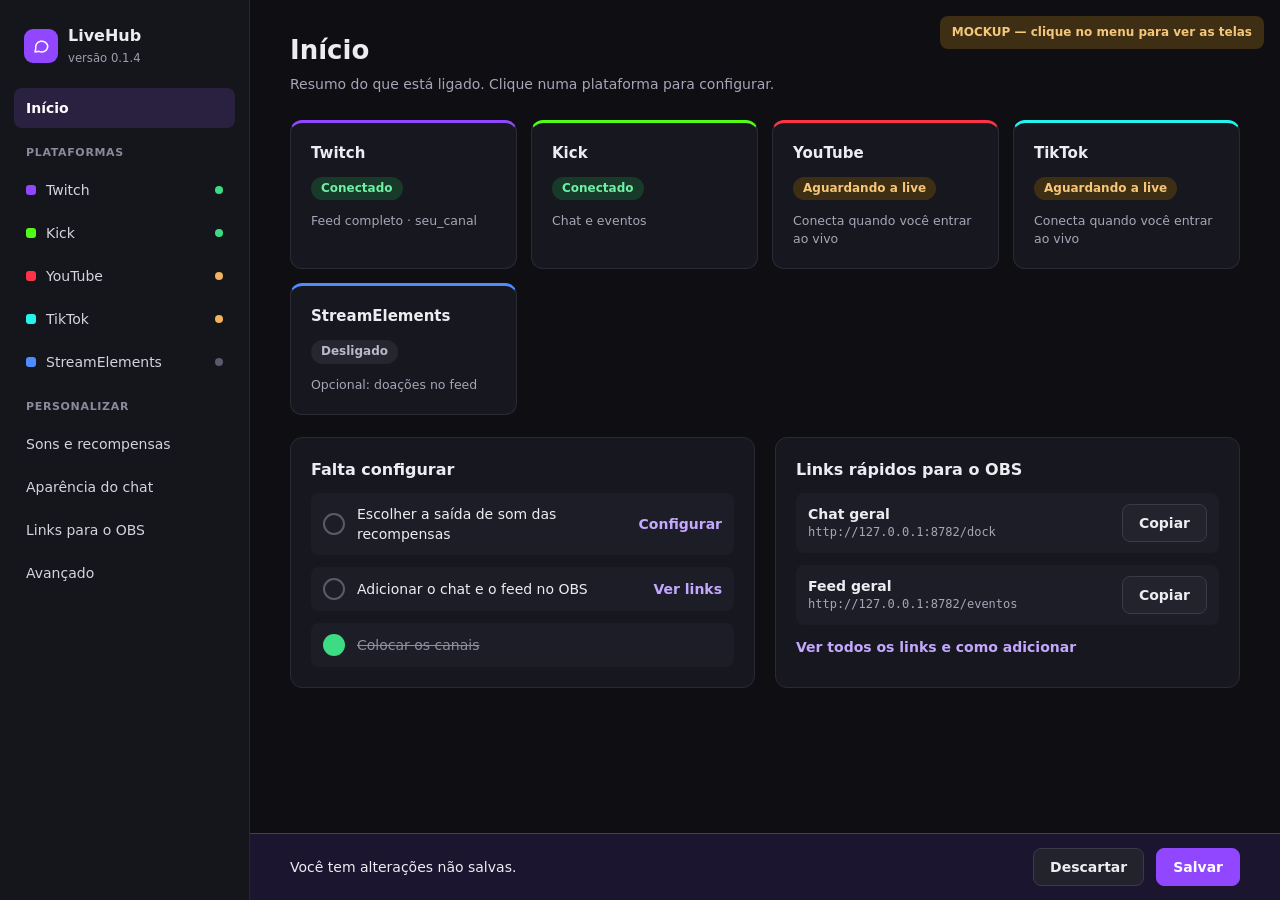
<file: docs/mockup-config.html>
<!doctype html>
<html lang="pt-BR">
<head>
<meta charset="utf-8">
<meta name="viewport" content="width=device-width, initial-scale=1">
<title>LiveHub - mockup da configuração</title>
<style>
:root{--bg:#0e0e13;--side:#15151c;--card:#17171f;--card2:#1d1d27;--line:#2a2a36;--tx:#ececf1;--mut:#a6a6b8;--acc:#9146ff;--accl:#c4a8ff;
--ok-bg:#173a29;--ok:#6ff0a6;--wait-bg:#3d2e14;--wait:#f6c77a;--off-bg:#262631;--off:#b9b9c8;--bad:#ff8a8a}
*{box-sizing:border-box}
body{margin:0;background:var(--bg);color:var(--tx);font:14px/1.45 "Segoe UI",system-ui,sans-serif}
.app{display:flex;min-height:100vh}
nav{width:250px;flex:none;background:var(--side);border-right:1px solid #262631;padding:20px 14px;display:flex;flex-direction:column;gap:3px;position:sticky;top:0;height:100vh}
.brand{display:flex;align-items:center;gap:10px;padding:4px 10px 18px}
.logo{width:34px;height:34px;border-radius:9px;background:var(--acc);display:grid;place-items:center}
.brand b{font-size:16px;display:block}.brand small{color:#9d9db0}
.grp{font-size:11px;font-weight:600;letter-spacing:.06em;color:#8a8a9c;padding:14px 12px 6px}
.it{display:flex;align-items:center;gap:10px;min-height:40px;padding:0 12px;border-radius:8px;color:#d4d4de;cursor:pointer;border:0;background:none;font:inherit;text-align:left;width:100%}
.it:hover{background:#1f1f2a}.it.on{background:#2a2140;color:#fff;font-weight:600}
.sq{width:10px;height:10px;border-radius:3px;flex:none}.it .nm{flex:1}
.dot{width:8px;height:8px;border-radius:50%}
main{flex:1;min-width:0;padding:32px 40px 110px;max-width:1060px}
h1{margin:0 0 4px;font-size:26px}h2{margin:0;font-size:16px}
.sub{margin:0 0 26px;color:var(--mut)}
.card{background:var(--card);border:1px solid var(--line);border-radius:12px;padding:20px;display:flex;flex-direction:column;gap:12px}
.grid{display:grid;grid-template-columns:repeat(auto-fill,minmax(185px,1fr));gap:14px;margin-bottom:22px}
.pcard{border-top:3px solid}.pcard b{font-size:15px}
.chip{align-self:flex-start;font-size:12px;font-weight:600;padding:3px 10px;border-radius:999px}
.ok{background:var(--ok-bg);color:var(--ok)}.wait{background:var(--wait-bg);color:var(--wait)}.off{background:var(--off-bg);color:var(--off)}
.mut{color:var(--mut);font-size:12.5px}
.row2{display:flex;flex-wrap:wrap;gap:20px}.row2>.card{flex:1 1 340px}
.line{display:flex;align-items:center;gap:12px;padding:11px 12px;border-radius:8px;background:var(--card2)}
.line .grow{flex:1;min-width:0}
.mono{font-family:Consolas,ui-monospace,monospace;font-size:12px;color:var(--mut)}
.btn{min-height:38px;padding:0 16px;border-radius:8px;border:1px solid #3a3a48;background:#23232e;color:var(--tx);font:inherit;font-weight:600;cursor:pointer}
.btn.pri{background:var(--acc);border-color:var(--acc);color:#fff}
.btn.big{min-height:46px;font-size:15px;padding:0 22px}
a{color:var(--accl);font-weight:600;text-decoration:none}
.chk{width:22px;height:22px;border-radius:50%;border:2px solid #5a5a6c;flex:none}
.chk.done{background:#3ddc84;border:0}
label{font-weight:600;display:block;margin-bottom:6px}
input[type=text]{width:100%;min-height:40px;border-radius:8px;border:1px solid #3a3a48;background:#101017;color:var(--tx);padding:0 12px;font:inherit}
.opts{display:grid;grid-template-columns:repeat(auto-fit,minmax(320px,1fr));gap:16px}
.opt{position:relative}.opt.rec{border:2px solid var(--acc)}
.tag{position:absolute;top:-11px;left:16px;background:var(--acc);color:#fff;font-size:11px;font-weight:700;padding:3px 10px;border-radius:999px}
.list{margin:0;padding:0;list-style:none;display:flex;flex-direction:column;gap:6px}
.list li{display:flex;gap:8px}.y{color:var(--ok);font-weight:700}.n{color:var(--bad);font-weight:700}
.code{display:flex;align-items:center;gap:14px;flex-wrap:wrap;padding:14px;border-radius:10px;background:#120f1c;border:1px dashed #5b3fa0}
.code b{font:700 28px Consolas,monospace;letter-spacing:.12em}
.warn{background:#2a1717;border:1px solid #5a2a2a;border-radius:10px;padding:14px}
details{border:1px solid var(--line);border-radius:10px;padding:12px 14px;background:var(--card)}
summary{cursor:pointer;font-weight:600}
.save{position:fixed;left:250px;right:0;bottom:0;background:#1b1530;border-top:1px solid #4a3480;padding:14px 40px;display:flex;align-items:center;gap:12px}
.save span{flex:1}
.view{display:none}.view.on{display:block}
.note{position:fixed;right:16px;top:16px;background:#3d2e14;color:var(--wait);padding:8px 12px;border-radius:8px;font-size:12px;font-weight:600}
</style>
</head>
<body>
<div class="note">MOCKUP — clique no menu para ver as telas</div>
<div class="app">
<nav>
  <div class="brand"><div class="logo"><svg width="18" height="18" viewBox="0 0 24 24" fill="none" stroke="#fff" stroke-width="2" stroke-linecap="round" stroke-linejoin="round"><path d="M21 12a8 8 0 0 1-11.6 7.1L4 20l1-4.6A8 8 0 1 1 21 12z"/></svg></div><div><b>LiveHub</b><small>versão 0.1.4</small></div></div>
  <button class="it on" data-v="inicio">Início</button>
  <div class="grp">PLATAFORMAS</div>
  <button class="it" data-v="twitch"><span class="sq" style="background:#9146ff"></span><span class="nm">Twitch</span><span class="dot" style="background:#3ddc84"></span></button>
  <button class="it" data-v="kick"><span class="sq" style="background:#53fc18"></span><span class="nm">Kick</span><span class="dot" style="background:#3ddc84"></span></button>
  <button class="it" data-v="kick"><span class="sq" style="background:#ff3347"></span><span class="nm">YouTube</span><span class="dot" style="background:#f0b45a"></span></button>
  <button class="it" data-v="kick"><span class="sq" style="background:#25f4ee"></span><span class="nm">TikTok</span><span class="dot" style="background:#f0b45a"></span></button>
  <button class="it" data-v="kick"><span class="sq" style="background:#4f8cff"></span><span class="nm">StreamElements</span><span class="dot" style="background:#5a5a6c"></span></button>
  <div class="grp">PERSONALIZAR</div>
  <button class="it" data-v="sons">Sons e recompensas</button>
  <button class="it" data-v="sons">Aparência do chat</button>
  <button class="it" data-v="inicio">Links para o OBS</button>
  <button class="it" data-v="inicio">Avançado</button>
</nav>

<main>
<!-- INÍCIO -->
<section class="view on" id="v-inicio">
  <h1>Início</h1>
  <p class="sub">Resumo do que está ligado. Clique numa plataforma para configurar.</p>
  <div class="grid">
    <div class="card pcard" style="border-top-color:#9146ff"><b>Twitch</b><span class="chip ok">Conectado</span><span class="mut">Feed completo · seu_canal</span></div>
    <div class="card pcard" style="border-top-color:#53fc18"><b>Kick</b><span class="chip ok">Conectado</span><span class="mut">Chat e eventos</span></div>
    <div class="card pcard" style="border-top-color:#ff3347"><b>YouTube</b><span class="chip wait">Aguardando a live</span><span class="mut">Conecta quando você entrar ao vivo</span></div>
    <div class="card pcard" style="border-top-color:#25f4ee"><b>TikTok</b><span class="chip wait">Aguardando a live</span><span class="mut">Conecta quando você entrar ao vivo</span></div>
    <div class="card pcard" style="border-top-color:#4f8cff"><b>StreamElements</b><span class="chip off">Desligado</span><span class="mut">Opcional: doações no feed</span></div>
  </div>
  <div class="row2">
    <div class="card"><h2>Falta configurar</h2>
      <div class="line"><span class="chk"></span><span class="grow">Escolher a saída de som das recompensas</span><a href="#">Configurar</a></div>
      <div class="line"><span class="chk"></span><span class="grow">Adicionar o chat e o feed no OBS</span><a href="#">Ver links</a></div>
      <div class="line" style="color:#8e8ea2"><span class="chk done"></span><span class="grow" style="text-decoration:line-through">Colocar os canais</span></div>
    </div>
    <div class="card"><h2>Links rápidos para o OBS</h2>
      <div class="line"><div class="grow"><b>Chat geral</b><div class="mono">http://127.0.0.1:8782/dock</div></div><button class="btn">Copiar</button></div>
      <div class="line"><div class="grow"><b>Feed geral</b><div class="mono">http://127.0.0.1:8782/eventos</div></div><button class="btn">Copiar</button></div>
      <a href="#">Ver todos os links e como adicionar</a>
    </div>
  </div>
</section>

<!-- TWITCH -->
<section class="view" id="v-twitch">
  <h1>Twitch</h1>
  <p class="sub">Escolha como conectar. Recomendamos entrar com a Twitch para ter o feed completo.</p>
  <div class="card" style="margin-bottom:22px">
    <label for="canal">Canal da Twitch</label>
    <input id="canal" type="text" value="seu_canal">
    <span class="mut">Pode colar o nome, @nome ou o link (twitch.tv/nome). Ao entrar com a Twitch, preenchemos sozinho.</span>
  </div>
  <div class="opts" style="margin-bottom:22px">
    <div class="card opt rec"><span class="tag">RECOMENDADO</span>
      <h2>Opção 1 — Entrar com a Twitch</h2>
      <span class="mut">Feed 100% completo.</span>
      <ul class="list">
        <li><span class="y">✓</span>Follows da Twitch no feed</li>
        <li><span class="y">✓</span>Badges no chat (sub, mod, VIP)</li>
        <li><span class="y">✓</span>Recompensas com som <span class="mut">(só canais Afiliados ou Parceiros)</span></li>
      </ul>
      <button class="btn pri big" id="entrar">Entrar com a Twitch</button>
      <div class="code" id="codigo" style="display:none">
        <div><div class="mut">Seu código</div><b>WDJB-MJHT</b></div>
        <button class="btn">Copiar</button>
        <button class="btn pri">Abrir twitch.tv/activate</button>
        <span class="mut" style="flex-basis:100%">Confirme o código na página da Twitch. Esta tela atualiza sozinha… aguardando.</span>
      </div>
      <span class="mut">A Twitch pode pedir para entrar de novo a cada 30 dias.</span>
    </div>
    <div class="card opt">
      <h2>Opção 2 — Só o nome do canal</h2>
      <span class="mut">Sem login. Basta o campo "Canal da Twitch" acima.</span>
      <div class="warn">
        <b>Sem login você perde:</b>
        <ul class="list" style="margin-top:8px">
          <li><span class="n">✗</span>Follows da Twitch no feed</li>
          <li><span class="n">✗</span>Badges no chat</li>
          <li><span class="n">✗</span>Recompensas com som</li>
        </ul>
      </div>
      <span class="mut"><b style="color:var(--tx)">Continua funcionando:</b> chat da Twitch, subs, presentes de sub, bits e raids no feed, e todas as outras plataformas.</span>
    </div>
  </div>
  <details><summary>Avançado: usar meu próprio aplicativo da Twitch</summary>
    <p class="mut">Para quem já tem um app em dev.twitch.tv. Não é necessário para a maioria das pessoas.</p>
  </details>
</section>

<!-- KICK (exemplo de plataforma simples) -->
<section class="view" id="v-kick">
  <h1>Kick</h1>
  <p class="sub">Só o nome do canal. Não precisa de login.</p>
  <div class="card">
    <label for="kick">Canal do Kick</label>
    <input id="kick" type="text" value="seu_canal">
    <span class="mut">Pode colar o link (kick.com/nome).</span>
    <div class="line"><span class="chip ok">Conectado</span><span class="grow mut">Chat, follows, subs, presentes e kicks no feed</span></div>
    <details><summary>Como fazer? / Não conecta?</summary><p class="mut">Explicação curta e os campos manuais de ID aparecem aqui só se precisar.</p></details>
  </div>
  <p class="mut" style="margin-top:14px">YouTube, TikTok e StreamElements seguem este mesmo formato.</p>
</section>

<!-- SONS -->
<section class="view" id="v-sons">
  <h1>Sons e recompensas</h1>
  <p class="sub">Onde os sons tocam e qual som cada recompensa toca.</p>
  <div class="card" style="margin-bottom:22px">
    <label for="saida">Saída de som das recompensas</label>
    <div style="display:flex;gap:10px;flex-wrap:wrap"><select id="saida" class="btn" style="flex:1;min-width:240px;text-align:left"><option>Padrão do sistema</option></select><button class="btn">Testar som</button></div>
    <span class="mut">Ex.: um canal do Wave Link/VoiceMeeter que o OBS captura, ou a saída padrão.</span>
  </div>
  <div class="card"><h2>Recompensas do canal</h2>
    <div class="line"><span class="grow"><b>Rojão</b><div class="mut">500 pontos</div></span><select class="btn"><option>rojao.mp3</option></select><button class="btn">▶</button></div>
    <div class="line"><span class="grow"><b>Aplausos</b><div class="mut">300 pontos</div></span><select class="btn"><option>— sem som —</option></select><button class="btn">▶</button></div>
    <a href="#">Abrir pasta de sons</a>
  </div>
</section>
</main>
</div>

<div class="save"><span>Você tem alterações não salvas.</span><button class="btn">Descartar</button><button class="btn pri">Salvar</button></div>

<script>
document.querySelectorAll('.it').forEach(b=>b.onclick=()=>{
  document.querySelectorAll('.it').forEach(x=>x.classList.remove('on'));b.classList.add('on');
  document.querySelectorAll('.view').forEach(v=>v.classList.remove('on'));
  document.getElementById('v-'+b.dataset.v).classList.add('on');
});
document.getElementById('entrar').onclick=e=>{e.target.style.display='none';document.getElementById('codigo').style.display='flex'};
</script>
</body>
</html>
</file>
